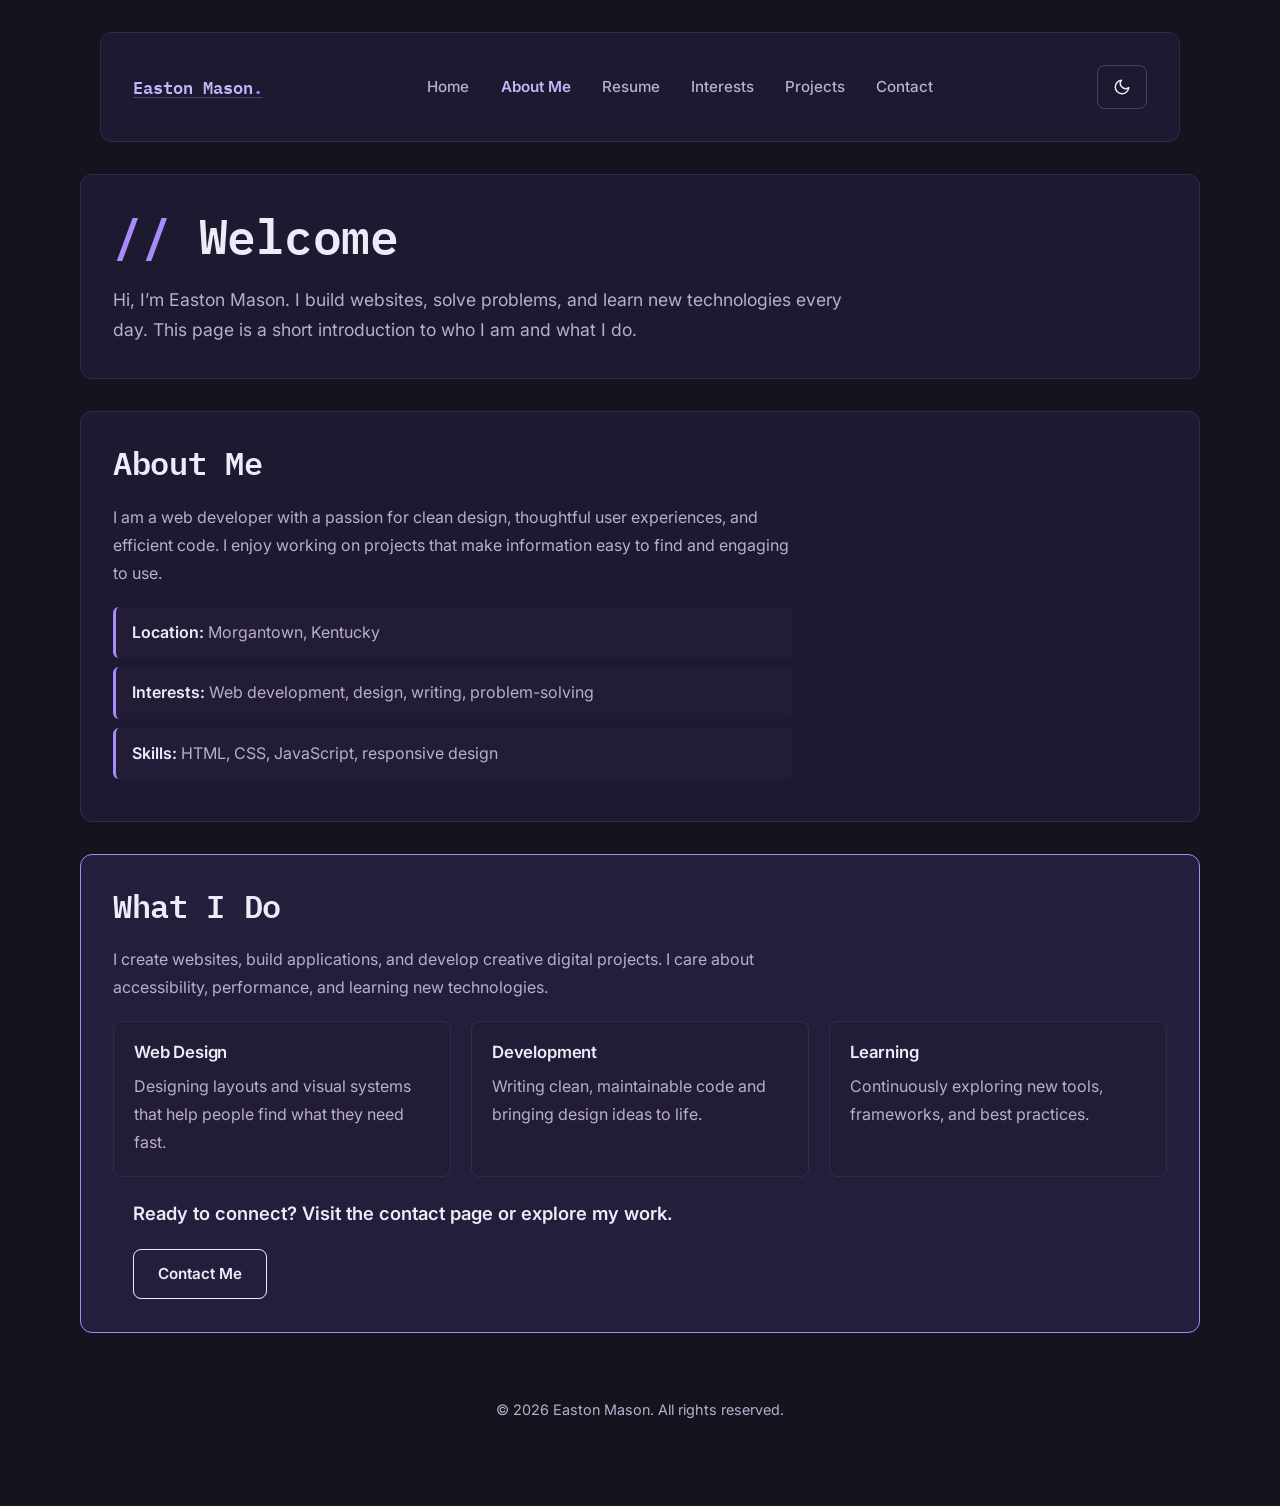
<file: about.html>
<!DOCTYPE html>
<html lang="en">
    <head>
        <meta charset="UTF-8">
        <meta name="viewport" content="width=device-width, initial-scale=1.0">
        <title>About Me | Easton Mason</title>
        <link rel="icon" type="image/png" href="images/otterLogo.png">
        <script>
            (function () {
                try {
                    var stored = localStorage.getItem('theme');
                    if (stored === 'light' || stored === 'dark') {
                        document.documentElement.setAttribute('data-theme', stored);
                    }
                } catch (e) {}
            })();
        </script>
        <link rel="stylesheet" href="styles.css">
    </head>



    <body>
        <a class="skip-link" href="#main-content">Skip to main content</a>
        <main id="main-content">
            <header>
                <nav class="card container nav-container" aria-label="Primary">
                    <a class="brand" href="index.html">Easton Mason<span aria-hidden="true">.</span></a>
                    <ul class="nav-links" id="primary-nav">
                        <li><a href="index.html">Home</a></li>
                        <li><a href="about.html" class="active" aria-current="page">About Me</a></li>
                        <li><a href="resume.html">Resume</a></li>
                        <li><a href="interests.html">Interests</a></li>
                        <li><a href="projects.html">Projects</a></li>
                        <li><a href="contact.html">Contact</a></li>
                    </ul>
                    <div class="nav-actions">
                        <!-- Theme Toggle -->
                        <button type="button" class="theme-toggle" aria-label="Switch to light theme">
                            <svg class="icon-moon" viewBox="0 0 24 24" fill="none" stroke="currentColor" stroke-width="2" stroke-linecap="round" stroke-linejoin="round" aria-hidden="true"><path d="M21 12.79A9 9 0 1 1 11.21 3 7 7 0 0 0 21 12.79z"></path></svg>
                            <svg class="icon-sun" viewBox="0 0 24 24" fill="none" stroke="currentColor" stroke-width="2" stroke-linecap="round" stroke-linejoin="round" aria-hidden="true"><circle cx="12" cy="12" r="5"></circle><line x1="12" y1="1" x2="12" y2="3"></line><line x1="12" y1="21" x2="12" y2="23"></line><line x1="4.22" y1="4.22" x2="5.64" y2="5.64"></line><line x1="18.36" y1="18.36" x2="19.78" y2="19.78"></line><line x1="1" y1="12" x2="3" y2="12"></line><line x1="21" y1="12" x2="23" y2="12"></line><line x1="4.22" y1="19.78" x2="5.64" y2="18.36"></line><line x1="18.36" y1="5.64" x2="19.78" y2="4.22"></line></svg>
                        </button>

                        <!-- Mobile Menu Toggle -->
                        <button
                            type="button"
                            class="mobile-toggle"
                            aria-expanded="false"
                            aria-controls="primary-nav"
                            aria-label="Open menu">
                            <svg class="icon-menu" viewBox="0 0 24 24" fill="none" stroke="currentColor" stroke-width="2" stroke-linecap="round" stroke-linejoin="round" aria-hidden="true"><line x1="4" x2="20" y1="12" y2="12"></line><line x1="4" x2="20" y1="6" y2="6"></line><line x1="4" x2="20" y1="18" y2="18"></line></svg>
                            <svg class="icon-close" viewBox="0 0 24 24" fill="none" stroke="currentColor" stroke-width="2" stroke-linecap="round" stroke-linejoin="round" aria-hidden="true"><path d="M18 6 6 18"></path><path d="m6 6 12 12"></path></svg>
                        </button>
                    </div>
                </nav>
            </header>

            <section class="intro">
                <h1 class="section-title">Welcome</h1>
                <p>Hi, I’m Easton Mason. I build websites, solve problems, and learn new technologies every day. This page is a short introduction to who I am and what I do.</p>
            </section>
            
            <section class="profile">
                <h2 class="section-title">About Me</h2>
                <p>I am a web developer with a passion for clean design, thoughtful user experiences, and efficient code. I enjoy working on projects that make information easy to find and engaging to use.</p>
                <ul class="profile-list">
                    <li><strong>Location:</strong> Morgantown, Kentucky</li>
                    <li><strong>Interests:</strong> Web development, design, writing, problem-solving</li>
                    <li><strong>Skills:</strong> HTML, CSS, JavaScript, responsive design</li>
                </ul>
            </section>

            <section class="focus">
                <h2 class="section-title">What I Do</h2>
                <p>I create websites, build applications, and develop creative digital projects. I care about accessibility, performance, and learning new technologies.</p>
                <div class="feature-grid">
                    <article>
                        <h3 class="section-subtitle">Web Design</h3>
                        <p>Designing layouts and visual systems that help people find what they need fast.</p>
                    </article>

                    <article>
                        <h3 class="section-subtitle">Development</h3>
                        <p>Writing clean, maintainable code and bringing design ideas to life.</p>
                    </article>

                    <article>
                        <h3 class="section-subtitle">Learning</h3>
                        <p>Continuously exploring new tools, frameworks, and best practices.</p>
                    </article>
                </div>
                <div class="container">
                    <p class="section-subtitle">Ready to connect? Visit the contact page or explore my work.</p>
                    <a href="contact.html" class="button">Contact Me</a>
                </div>
            </section>
            <footer class="site-footer">
                <p>&copy; 2026 Easton Mason. All rights reserved.</p>
            </footer>
            <script src="script.js"></script>
        </main>
    </body>
</html>
</file>
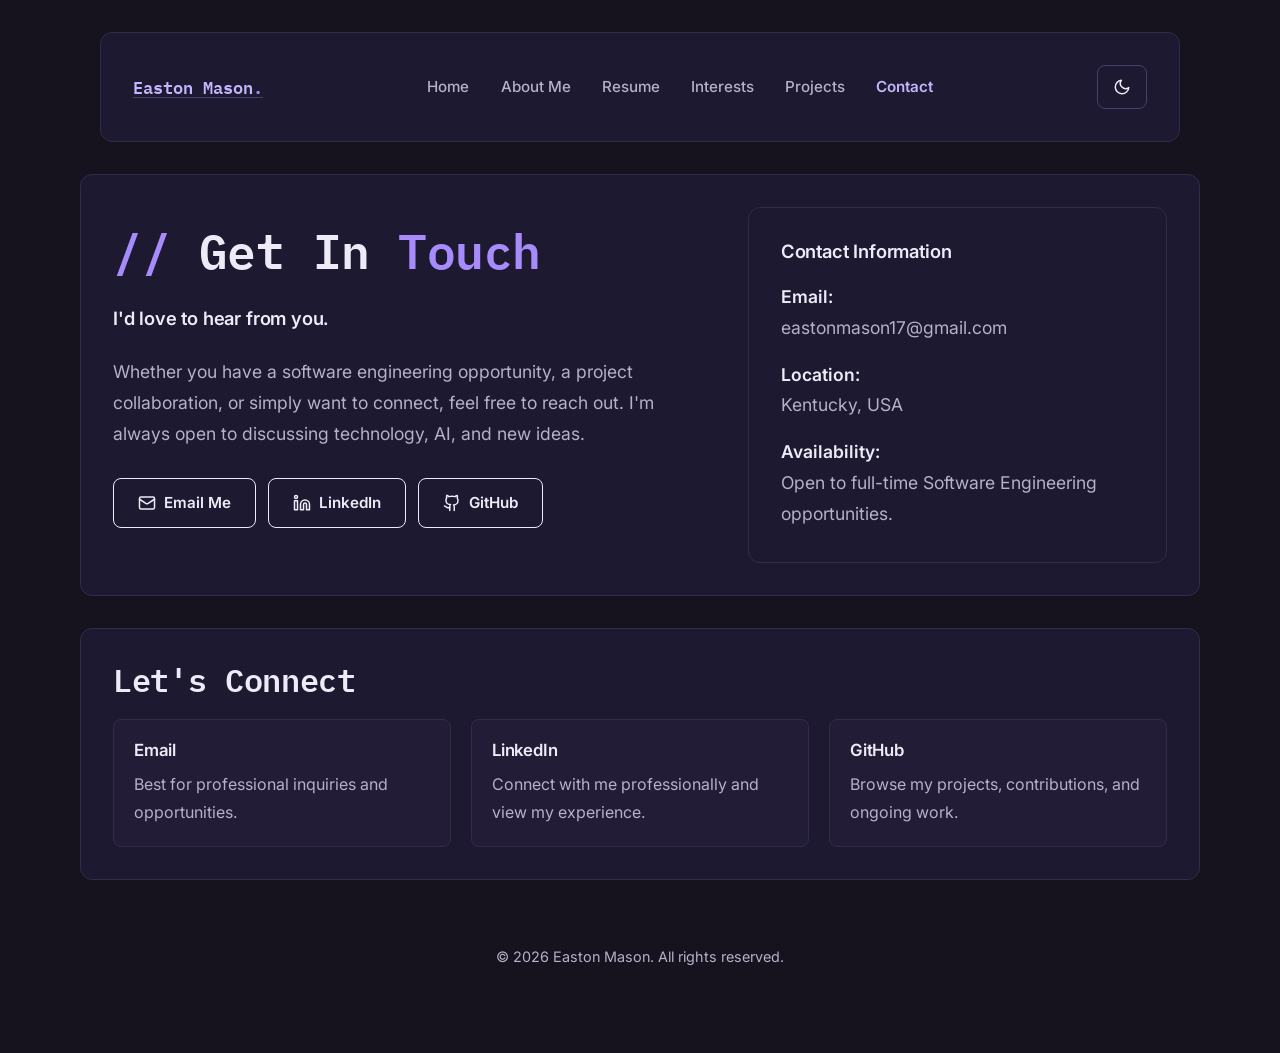
<file: contact.html>
<!DOCTYPE html>
<html lang="en">
    <head>
        <meta charset="UTF-8">
        <meta name="viewport" content="width=device-width, initial-scale=1.0">
        <title>Contact | Easton Mason</title>
        <link rel="icon" type="image/png" href="images/otterLogo.png">
        <script>
            (function () {
                try {
                    var stored = localStorage.getItem('theme');
                    if (stored === 'light' || stored === 'dark') {
                        document.documentElement.setAttribute('data-theme', stored);
                    }
                } catch (e) {}
            })();
        </script>
        <link rel="stylesheet" href="styles.css">
    </head>



    <body>
        <a class="skip-link" href="#main-content">Skip to main content</a>
        <main id="main-content">
            <header>
                <nav class="card container nav-container" aria-label="Primary">
                    <a class="brand" href="index.html">Easton Mason<span aria-hidden="true">.</span></a>
                    <ul class="nav-links" id="primary-nav">
                        <li><a href="index.html">Home</a></li>
                        <li><a href="about.html">About Me</a></li>
                        <li><a href="resume.html">Resume</a></li>
                        <li><a href="interests.html">Interests</a></li>
                        <li><a href="projects.html">Projects</a></li>
                        <li><a href="contact.html" class="active" aria-current="page">Contact</a></li>
                    </ul>
                    <div class="nav-actions">
                        <!-- Theme Toggle -->
                        <button type="button" class="theme-toggle" aria-label="Switch to light theme">
                            <svg class="icon-moon" viewBox="0 0 24 24" fill="none" stroke="currentColor" stroke-width="2" stroke-linecap="round" stroke-linejoin="round" aria-hidden="true"><path d="M21 12.79A9 9 0 1 1 11.21 3 7 7 0 0 0 21 12.79z"></path></svg>
                            <svg class="icon-sun" viewBox="0 0 24 24" fill="none" stroke="currentColor" stroke-width="2" stroke-linecap="round" stroke-linejoin="round" aria-hidden="true"><circle cx="12" cy="12" r="5"></circle><line x1="12" y1="1" x2="12" y2="3"></line><line x1="12" y1="21" x2="12" y2="23"></line><line x1="4.22" y1="4.22" x2="5.64" y2="5.64"></line><line x1="18.36" y1="18.36" x2="19.78" y2="19.78"></line><line x1="1" y1="12" x2="3" y2="12"></line><line x1="21" y1="12" x2="23" y2="12"></line><line x1="4.22" y1="19.78" x2="5.64" y2="18.36"></line><line x1="18.36" y1="5.64" x2="19.78" y2="4.22"></line></svg>
                        </button>

                        <!-- Mobile Menu Toggle -->
                        <button
                            type="button"
                            class="mobile-toggle"
                            aria-expanded="false"
                            aria-controls="primary-nav"
                            aria-label="Open menu">
                            <svg class="icon-menu" viewBox="0 0 24 24" fill="none" stroke="currentColor" stroke-width="2" stroke-linecap="round" stroke-linejoin="round" aria-hidden="true"><line x1="4" x2="20" y1="12" y2="12"></line><line x1="4" x2="20" y1="6" y2="6"></line><line x1="4" x2="20" y1="18" y2="18"></line></svg>
                            <svg class="icon-close" viewBox="0 0 24 24" fill="none" stroke="currentColor" stroke-width="2" stroke-linecap="round" stroke-linejoin="round" aria-hidden="true"><path d="M18 6 6 18"></path><path d="m6 6 12 12"></path></svg>
                        </button>
                    </div>

                </nav>
            </header>

            <section class="intro">
                <div class="hero-grid">
                    <div class="hero-content">
                        <h1 class="section-title">
                            Get In <span>Touch</span>
                        </h1>

                        <h2 class="section-subtitle">
                            I'd love to hear from you.
                        </h2>

                        <p>
                            Whether you have a software engineering opportunity,
                            a project collaboration, or simply want to connect,
                            feel free to reach out. I'm always open to discussing
                            technology, AI, and new ideas.
                        </p>

                        <div class="hero-buttons">
                            <a class="button" href="mailto:eastonmason17@gmail.com"><svg viewBox="0 0 24 24" fill="none" stroke="currentColor" stroke-width="2" stroke-linecap="round" stroke-linejoin="round" aria-hidden="true"><rect width="20" height="16" x="2" y="4" rx="2"></rect><path d="m22 7-8.97 5.7a1.94 1.94 0 0 1-2.06 0L2 7"></path></svg>Email Me</a>
                            <a class="button" href="https://www.linkedin.com/in/easton-mason/" target="_blank" rel="noopener noreferrer">
                                <svg viewBox="0 0 24 24" fill="none" stroke="currentColor" stroke-width="2" stroke-linecap="round" stroke-linejoin="round" aria-hidden="true"><path d="M16 8a6 6 0 0 1 6 6v7h-4v-7a2 2 0 0 0-2-2 2 2 0 0 0-2 2v7h-4v-7a6 6 0 0 1 6-6z"></path><rect width="4" height="12" x="2" y="9"></rect><circle cx="4" cy="4" r="2"></circle></svg>
                                LinkedIn
                                 <span class="visually-hidden">(opens in a new tab)</span>
                            </a>
                            <a class="button" href="https://github.com/masone3" target="_blank" rel="noopener noreferrer">
                                <svg viewBox="0 0 24 24" fill="none" stroke="currentColor" stroke-width="2" stroke-linecap="round" stroke-linejoin="round" aria-hidden="true"><path d="M15 22v-4a4.8 4.8 0 0 0-1-3.5c3 0 6-2 6-5.5.08-1.25-.27-2.48-1-3.5.28-1.15.28-2.35 0-3.5 0 0-1 0-3 1.5-2.64-.5-5.36-.5-8 0C6 1.5 5 1.5 5 1.5c-.3 1.15-.3 2.35 0 3.5A5.403 5.403 0 0 0 4 8.5C4 12 7 14 10 14a4.8 4.8 0 0 0-1 3.5V22"></path><path d="M9 18c-4.51 2-5-2-7-2"></path></svg>
                                GitHub
                                 <span class="visually-hidden">(opens in a new tab)</span>
                            </a>
                        </div>
                    </div>

                    <div class="card">
                        <h2 class="section-subtitle">Contact Information</h2>

                        <p><strong>Email:</strong><br>eastonmason17@gmail.com</p>

                        <p><strong>Location:</strong><br>Kentucky, USA</p>

                        <p><strong>Availability:</strong><br>
                            Open to full-time Software Engineering opportunities.
                        </p>
                    </div>
                </div>
            </section>

            <section>
                <h2 class="section-title">Let's Connect</h2>

                <div class="feature-grid">
                    <article>
                        <h3>Email</h3>
                        <p>Best for professional inquiries and opportunities.</p>
                    </article>

                    <article>
                        <h3>LinkedIn</h3>
                        <p>Connect with me professionally and view my experience.</p>
                    </article>

                    <article>
                        <h3>GitHub</h3>
                        <p>Browse my projects, contributions, and ongoing work.</p>
                    </article>
                </div>
            </section>

            <footer class="site-footer">
                <p>&copy; 2026 Easton Mason. All rights reserved.</p>
            </footer>
        <script src="script.js"></script>
        </main>
    </body>
</html>
</file>
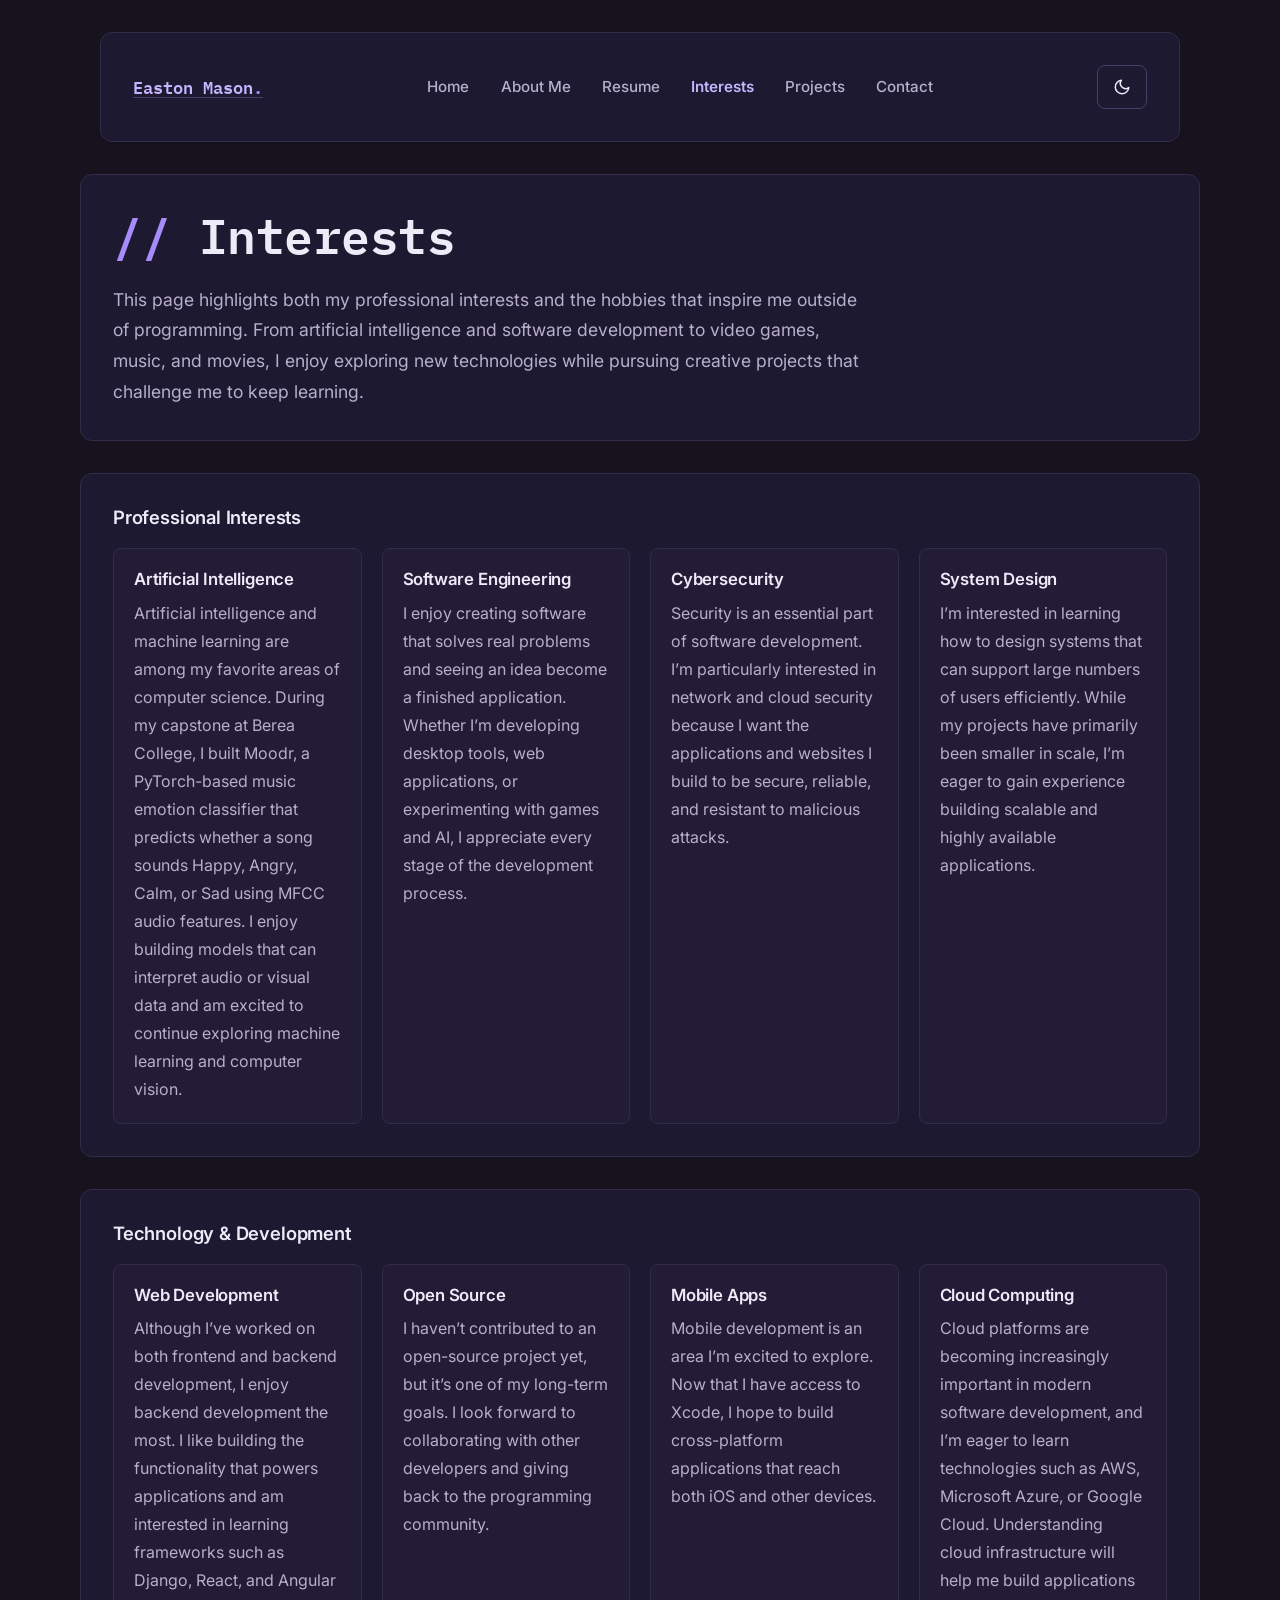
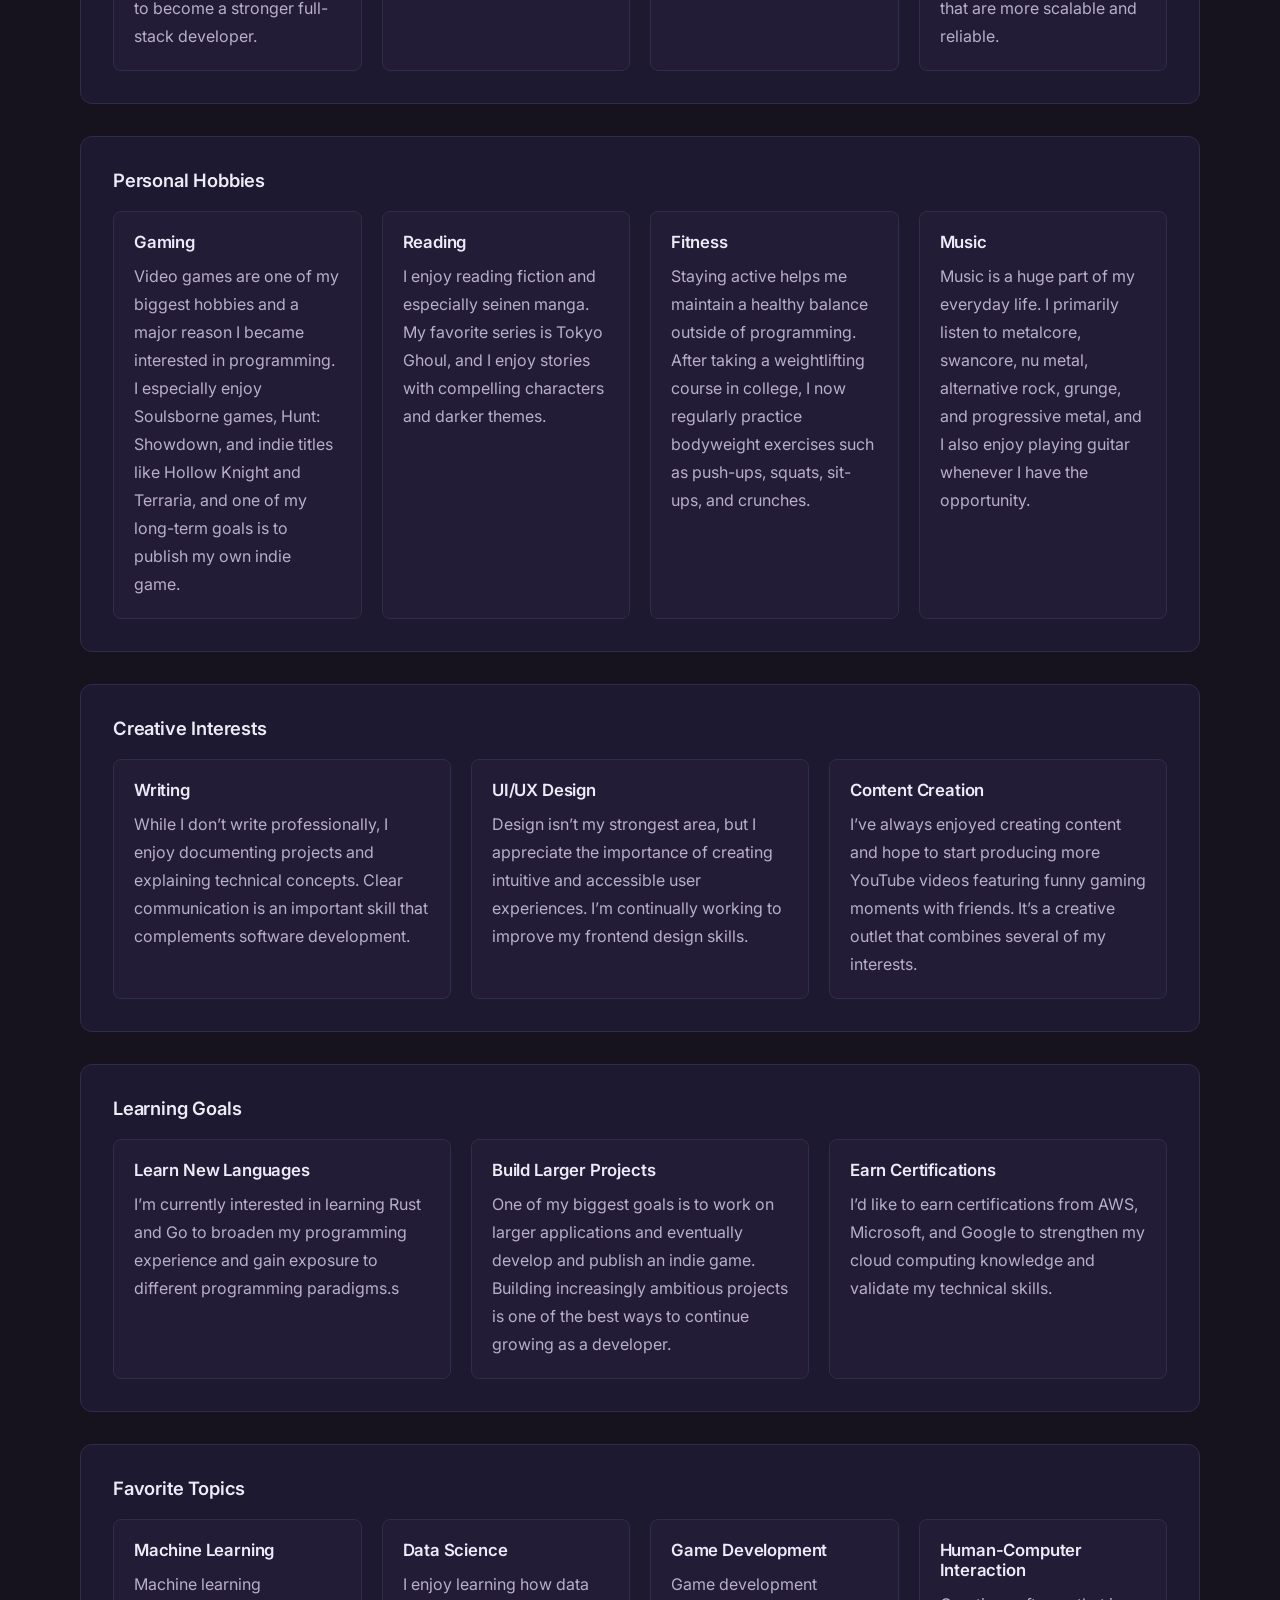
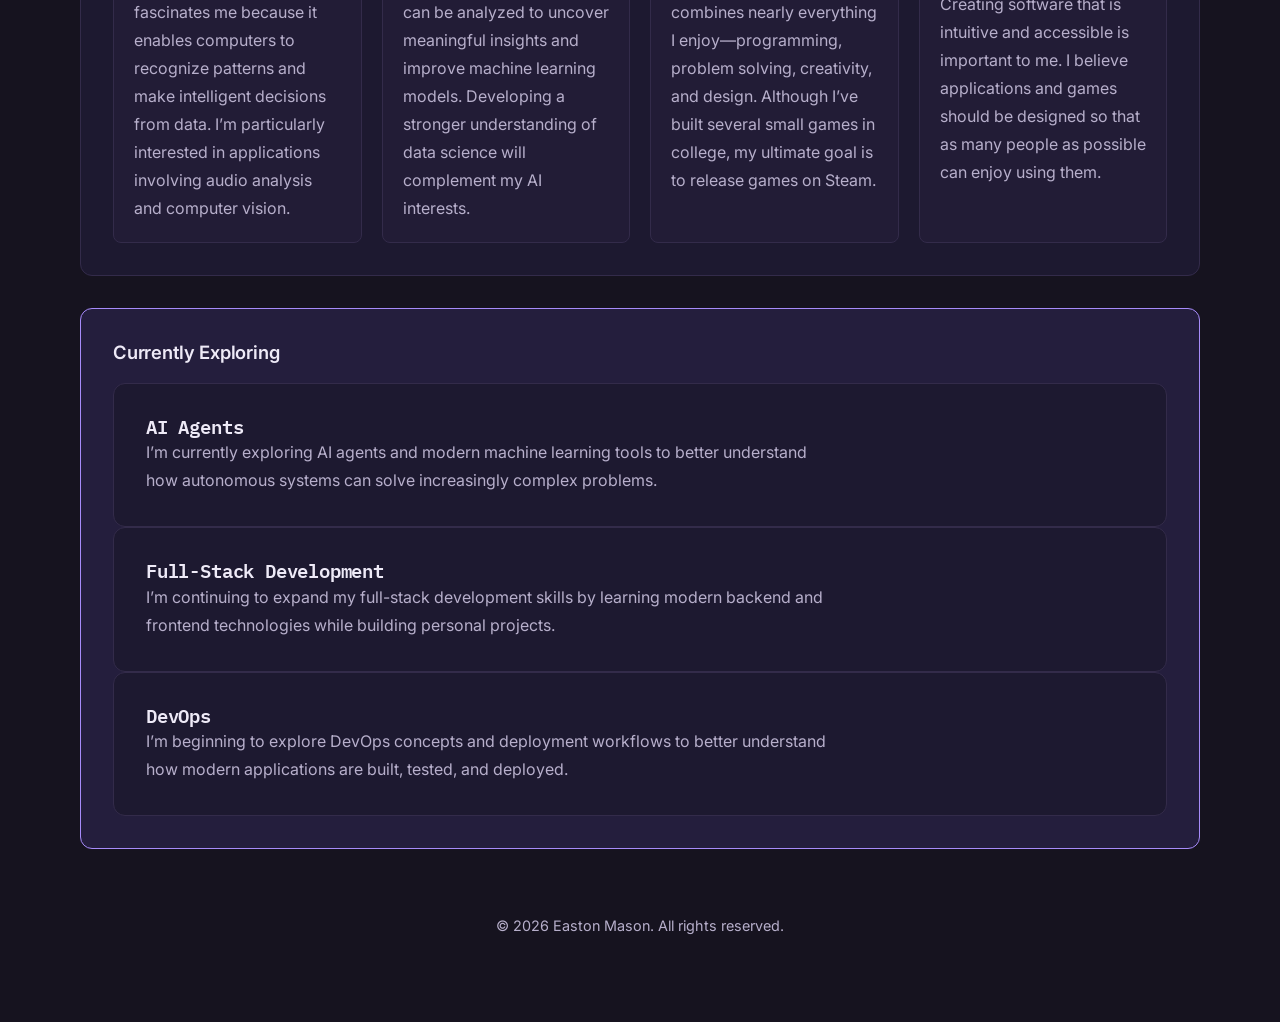
<file: interests.html>
<!DOCTYPE html>
<html lang="en">
    <head>
        <meta charset="UTF-8">
        <meta name="viewport" content="width=device-width, initial-scale=1.0">
        <title>Interests | Easton Mason</title>
        <link rel="icon" type="image/png" href="images/otterLogo.png">
        <script>
            (function () {
                try {
                    var stored = localStorage.getItem('theme');
                    if (stored === 'light' || stored === 'dark') {
                        document.documentElement.setAttribute('data-theme', stored);
                    }
                } catch (e) {}
            })();
        </script>
        <link rel="stylesheet" href="styles.css">
    </head>



    <body>
        <a class="skip-link" href="#main-content">Skip to main content</a>
        <main id="main-content">
            <header>
                <nav class="card container nav-container" aria-label="Primary">
                    <a class="brand" href="index.html">Easton Mason<span aria-hidden="true">.</span></a>
                    <ul class="nav-links" id="primary-nav">
                        <li><a href="index.html">Home</a></li>
                        <li><a href="about.html">About Me</a></li>
                        <li><a href="resume.html">Resume</a></li>
                        <li><a href="interests.html" class="active" aria-current="page">Interests</a></li>
                        <li><a href="projects.html">Projects</a></li>
                        <li><a href="contact.html">Contact</a></li>
                    </ul>
                    <div class="nav-actions">
                        <!-- Theme Toggle -->
                        <button type="button" class="theme-toggle" aria-label="Switch to light theme">
                            <svg class="icon-moon" viewBox="0 0 24 24" fill="none" stroke="currentColor" stroke-width="2" stroke-linecap="round" stroke-linejoin="round" aria-hidden="true"><path d="M21 12.79A9 9 0 1 1 11.21 3 7 7 0 0 0 21 12.79z"></path></svg>
                            <svg class="icon-sun" viewBox="0 0 24 24" fill="none" stroke="currentColor" stroke-width="2" stroke-linecap="round" stroke-linejoin="round" aria-hidden="true"><circle cx="12" cy="12" r="5"></circle><line x1="12" y1="1" x2="12" y2="3"></line><line x1="12" y1="21" x2="12" y2="23"></line><line x1="4.22" y1="4.22" x2="5.64" y2="5.64"></line><line x1="18.36" y1="18.36" x2="19.78" y2="19.78"></line><line x1="1" y1="12" x2="3" y2="12"></line><line x1="21" y1="12" x2="23" y2="12"></line><line x1="4.22" y1="19.78" x2="5.64" y2="18.36"></line><line x1="18.36" y1="5.64" x2="19.78" y2="4.22"></line></svg>
                        </button>

                        <!-- Mobile Menu Toggle -->
                        <button
                            type="button"
                            class="mobile-toggle"
                            aria-expanded="false"
                            aria-controls="primary-nav"
                            aria-label="Open menu">
                            <svg class="icon-menu" viewBox="0 0 24 24" fill="none" stroke="currentColor" stroke-width="2" stroke-linecap="round" stroke-linejoin="round" aria-hidden="true"><line x1="4" x2="20" y1="12" y2="12"></line><line x1="4" x2="20" y1="6" y2="6"></line><line x1="4" x2="20" y1="18" y2="18"></line></svg>
                            <svg class="icon-close" viewBox="0 0 24 24" fill="none" stroke="currentColor" stroke-width="2" stroke-linecap="round" stroke-linejoin="round" aria-hidden="true"><path d="M18 6 6 18"></path><path d="m6 6 12 12"></path></svg>
                        </button>
                    </div>

                </nav>
            </header>

            <section class="intro">
                <h1 class="section-title">Interests</h1>
                <p>This page highlights both my professional interests and the hobbies that inspire me outside of programming. From artificial intelligence and software development to video games, music, and movies, I enjoy exploring new technologies while pursuing creative projects that challenge me to keep learning.</p>
            </section>

            <section>
                <h2 class="section-subtitle">Professional Interests</h2>
                <div class="feature-grid">
                    <article class="card">
                        <h3>Artificial Intelligence</h3>
                        <p>Artificial intelligence and machine learning are among my favorite areas of computer science. During my capstone at Berea College, I built Moodr, a PyTorch-based music emotion classifier that predicts whether a song sounds Happy, Angry, Calm, or Sad using MFCC audio features. I enjoy building models that can interpret audio or visual data and am excited to continue exploring machine learning and computer vision.</p>
                    </article>
                    <article class="card">
                        <h3>Software Engineering</h3>
                        <p> I enjoy creating software that solves real problems and seeing an idea become a finished application. Whether I’m developing desktop tools, web applications, or experimenting with games and AI, I appreciate every stage of the development process.</p>
                    </article>
                    <article class="card">
                        <h3>Cybersecurity</h3>
                        <p>Security is an essential part of software development. I’m particularly interested in network and cloud security because I want the applications and websites I build to be secure, reliable, and resistant to malicious attacks.</p>
                    </article>
                    <article class="card">
                        <h3>System Design</h3>
                        <p>I’m interested in learning how to design systems that can support large numbers of users efficiently. While my projects have primarily been smaller in scale, I’m eager to gain experience building scalable and highly available applications.</p>
                    </article>
                </div>
            </section>

            <section>
                <h2 class="section-subtitle">Technology &amp; Development</h2>
                <div class="feature-grid">
                    <article class="card">
                        <h3>Web Development</h3>
                        <p>Although I’ve worked on both frontend and backend development, I enjoy backend development the most. I like building the functionality that powers applications and am interested in learning frameworks such as Django, React, and Angular to become a stronger full-stack developer.</p>
                    </article>
                    <article class="card">
                        <h3>Open Source</h3>
                        <p>I haven’t contributed to an open-source project yet, but it’s one of my long-term goals. I look forward to collaborating with other developers and giving back to the programming community.</p>
                    </article>
                    <article class="card">
                        <h3>Mobile Apps</h3>
                        <p>Mobile development is an area I’m excited to explore. Now that I have access to Xcode, I hope to build cross-platform applications that reach both iOS and other devices.</p>
                    </article>
                    <article class="card">
                        <h3>Cloud Computing</h3>
                        <p>Cloud platforms are becoming increasingly important in modern software development, and I’m eager to learn technologies such as AWS, Microsoft Azure, or Google Cloud. Understanding cloud infrastructure will help me build applications that are more scalable and reliable.</p>
                    </article>
                </div>
            </section>

            <section>
                <h2 class="section-subtitle">Personal Hobbies</h2>
                <div class="feature-grid">
                    <article class="card">
                        <h3>Gaming</h3>
                        <p>Video games are one of my biggest hobbies and a major reason I became interested in programming. I especially enjoy Soulsborne games, Hunt: Showdown, and indie titles like Hollow Knight and Terraria, and one of my long-term goals is to publish my own indie game.</p>
                    </article>
                    <article class="card">
                        <h3>Reading</h3>
                        <p>I enjoy reading fiction and especially seinen manga. My favorite series is Tokyo Ghoul, and I enjoy stories with compelling characters and darker themes.</p>
                    </article>
                    <article class="card">
                        <h3>Fitness</h3>
                        <p>Staying active helps me maintain a healthy balance outside of programming. After taking a weightlifting course in college, I now regularly practice bodyweight exercises such as push-ups, squats, sit-ups, and crunches.</p>
                    </article>
                    <article class="card">
                        <h3>Music</h3>
                        <p>Music is a huge part of my everyday life. I primarily listen to metalcore, swancore, nu metal, alternative rock, grunge, and progressive metal, and I also enjoy playing guitar whenever I have the opportunity.</p>
                    </article>
                </div>
            </section>

            <section>
                <h2 class="section-subtitle">Creative Interests</h2>
                <div class="feature-grid">
                    <article class="card">
                        <h3>Writing</h3>
                        <p>While I don’t write professionally, I enjoy documenting projects and explaining technical concepts. Clear communication is an important skill that complements software development.</p>
                    </article>
                    <article class="card">
                        <h3>UI/UX Design</h3>
                        <p>Design isn’t my strongest area, but I appreciate the importance of creating intuitive and accessible user experiences. I’m continually working to improve my frontend design skills.</p>
                    </article>
                    <article class="card">
                        <h3>Content Creation</h3>
                        <p>I’ve always enjoyed creating content and hope to start producing more YouTube videos featuring funny gaming moments with friends. It’s a creative outlet that combines several of my interests.</p>
                    </article>
                </div>
            </section>

            <section>
                <h2 class="section-subtitle">Learning Goals</h2>
                <div class="feature-grid">
                    <article class="card">
                        <h3>Learn New Languages</h3>
                        <p>I’m currently interested in learning Rust and Go to broaden my programming experience and gain exposure to different programming paradigms.s</p>
                    </article>
                    <article class="card">
                        <h3>Build Larger Projects</h3>
                        <p>One of my biggest goals is to work on larger applications and eventually develop and publish an indie game. Building increasingly ambitious projects is one of the best ways to continue growing as a developer.</p>
                    </article>
                    <article class="card">
                        <h3>Earn Certifications</h3>
                        <p>I’d like to earn certifications from AWS, Microsoft, and Google to strengthen my cloud computing knowledge and validate my technical skills.</p>
                    </article>
                </div>
            </section>

            <section>
                <h2 class="section-subtitle">Favorite Topics</h2>
                <div class="feature-grid">
                    <article class="card">
                        <h3>Machine Learning</h3>
                        <p>Machine learning fascinates me because it enables computers to recognize patterns and make intelligent decisions from data. I’m particularly interested in applications involving audio analysis and computer vision.</p>
                    </article>
                    <article class="card">
                        <h3>Data Science</h3>
                        <p>I enjoy learning how data can be analyzed to uncover meaningful insights and improve machine learning models. Developing a stronger understanding of data science will complement my AI interests.</p>
                    </article>
                    <article class="card">
                        <h3>Game Development</h3>
                        <p>Game development combines nearly everything I enjoy—programming, problem solving, creativity, and design. Although I’ve built several small games in college, my ultimate goal is to release games on Steam.</p>
                    </article>
                    <article class="card">
                        <h3>Human-Computer Interaction</h3>
                        <p>Creating software that is intuitive and accessible is important to me. I believe applications and games should be designed so that as many people as possible can enjoy using them.</p>
                    </article>
                </div>
            </section>

            <section class="focus">
                <h2 class="section-subtitle">Currently Exploring</h2>
                <article class="card">
                    <h3>AI Agents</h3>
                    <p>I’m currently exploring AI agents and modern machine learning tools to better understand how autonomous systems can solve increasingly complex problems.</p>
                </article>
                <article class="card">
                    <h3>Full-Stack Development</h3>
                    <p>I’m continuing to expand my full-stack development skills by learning modern backend and frontend technologies while building personal projects.</p>
                </article>
                <article class="card">
                    <h3>DevOps</h3>
                    <p>I’m beginning to explore DevOps concepts and deployment workflows to better understand how modern applications are built, tested, and deployed.</p>
                </article>
            </section>

            <footer class="site-footer">
                <p>&copy; 2026 Easton Mason. All rights reserved.</p>
            </footer>
            <script src="script.js"></script>
        </main>
    </body>
</html>
</file>
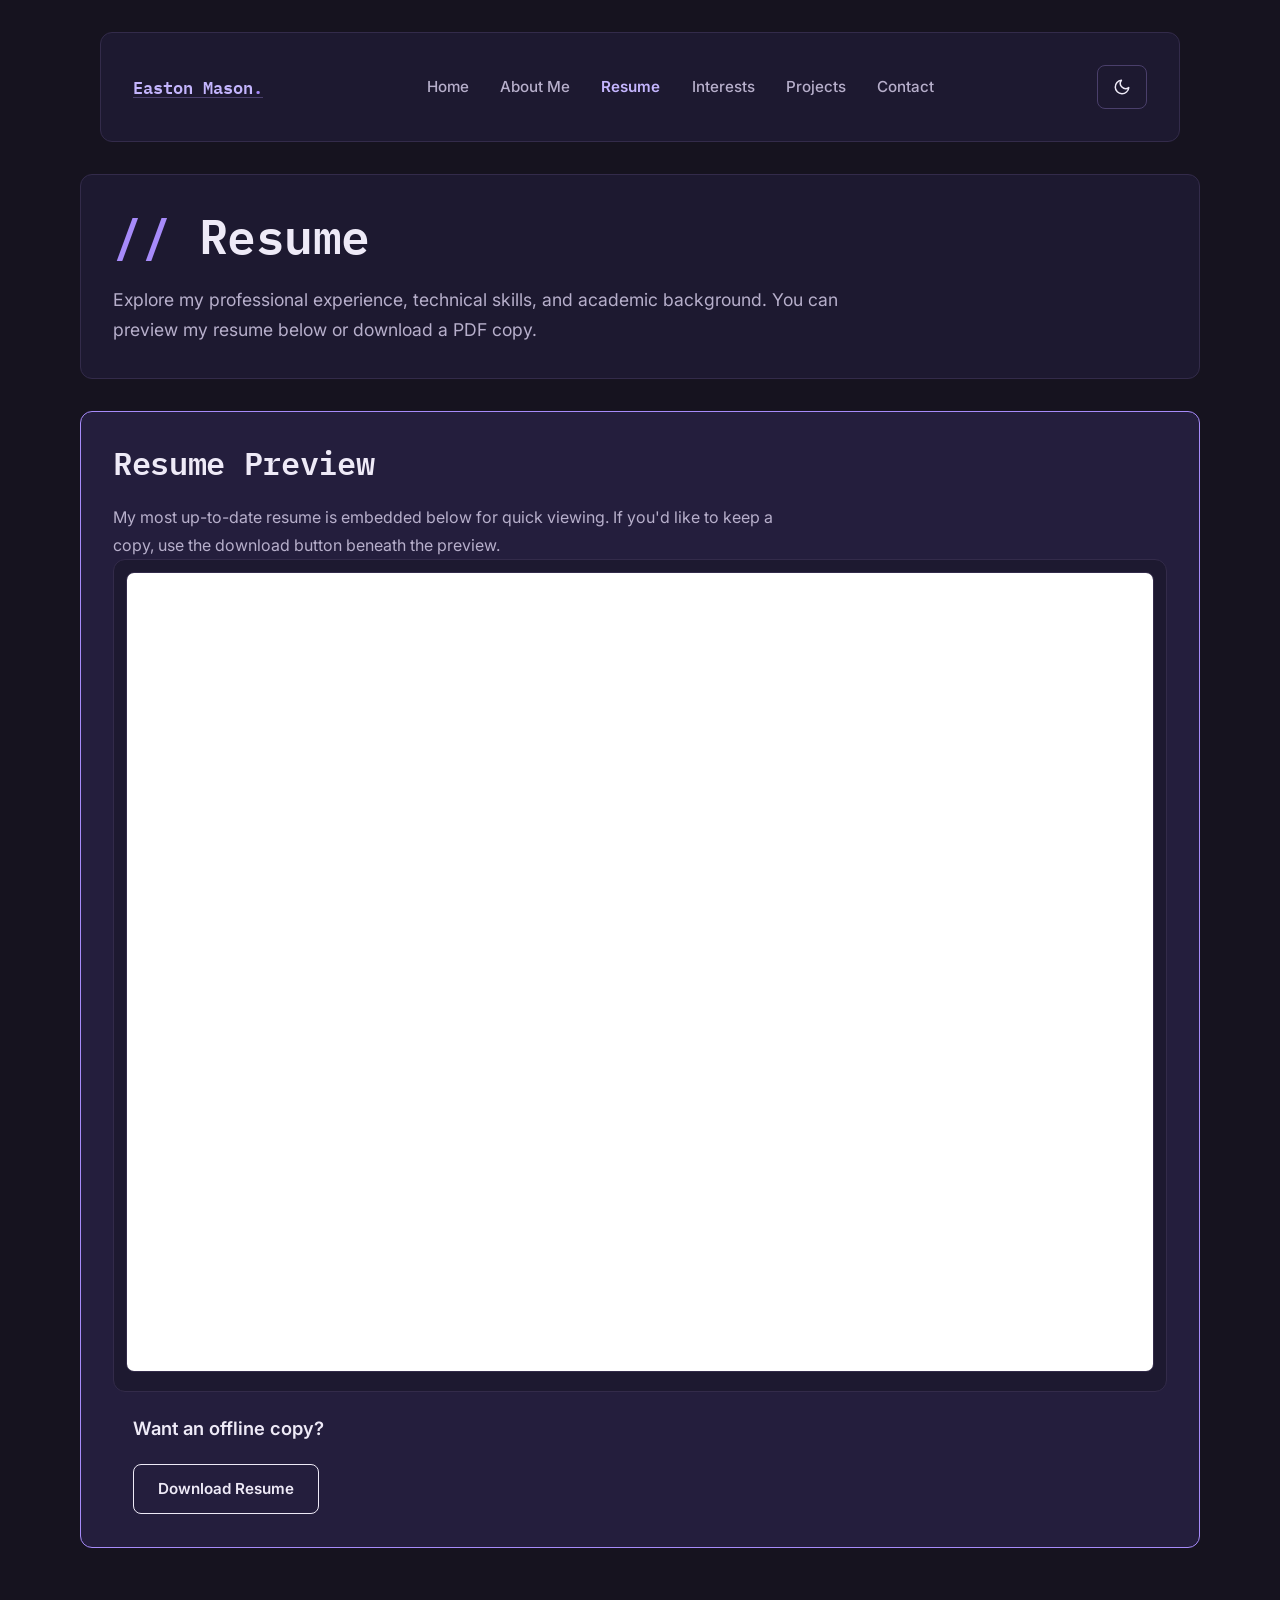
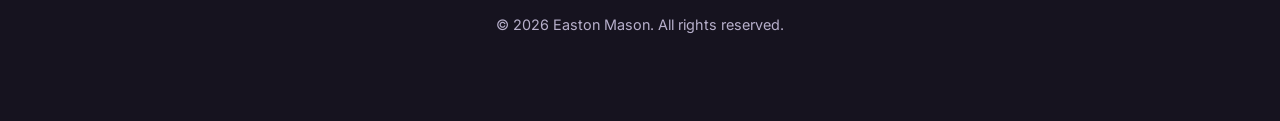
<file: resume.html>
<!DOCTYPE html>
<html lang="en">
    <head>
        <meta charset="UTF-8">
        <meta name="viewport" content="width=device-width, initial-scale=1.0">
        <title>Resume | Easton Mason</title>
        <link rel="icon" type="image/png" href="images/otterLogo.png">
        <script>
            (function () {
                try {
                    var stored = localStorage.getItem('theme');
                    if (stored === 'light' || stored === 'dark') {
                        document.documentElement.setAttribute('data-theme', stored);
                    }
                } catch (e) {}
            })();
        </script>
        <link rel="stylesheet" href="styles.css">
    </head>



    <body>
        <a class="skip-link" href="#main-content">Skip to main content</a>
        <main id="main-content">
            <header>
                <nav class="card container nav-container" aria-label="Primary">
                    <a class="brand" href="index.html">Easton Mason<span aria-hidden="true">.</span></a>
                    <ul class="nav-links" id="primary-nav">
                        <li><a href="index.html">Home</a></li>
                        <li><a href="about.html">About Me</a></li>
                        <li><a href="resume.html" class="active" aria-current="page">Resume</a></li>
                        <li><a href="interests.html">Interests</a></li>
                        <li><a href="projects.html">Projects</a></li>
                        <li><a href="contact.html">Contact</a></li>
                    </ul>
                    <div class="nav-actions">
                        <!-- Theme Toggle -->
                        <button type="button" class="theme-toggle" aria-label="Switch to light theme">
                            <svg class="icon-moon" viewBox="0 0 24 24" fill="none" stroke="currentColor" stroke-width="2" stroke-linecap="round" stroke-linejoin="round" aria-hidden="true"><path d="M21 12.79A9 9 0 1 1 11.21 3 7 7 0 0 0 21 12.79z"></path></svg>
                            <svg class="icon-sun" viewBox="0 0 24 24" fill="none" stroke="currentColor" stroke-width="2" stroke-linecap="round" stroke-linejoin="round" aria-hidden="true"><circle cx="12" cy="12" r="5"></circle><line x1="12" y1="1" x2="12" y2="3"></line><line x1="12" y1="21" x2="12" y2="23"></line><line x1="4.22" y1="4.22" x2="5.64" y2="5.64"></line><line x1="18.36" y1="18.36" x2="19.78" y2="19.78"></line><line x1="1" y1="12" x2="3" y2="12"></line><line x1="21" y1="12" x2="23" y2="12"></line><line x1="4.22" y1="19.78" x2="5.64" y2="18.36"></line><line x1="18.36" y1="5.64" x2="19.78" y2="4.22"></line></svg>
                        </button>

                        <!-- Mobile Menu Toggle -->
                        <button
                            type="button"
                            class="mobile-toggle"
                            aria-expanded="false"
                            aria-controls="primary-nav"
                            aria-label="Open menu">
                            <svg class="icon-menu" viewBox="0 0 24 24" fill="none" stroke="currentColor" stroke-width="2" stroke-linecap="round" stroke-linejoin="round" aria-hidden="true"><line x1="4" x2="20" y1="12" y2="12"></line><line x1="4" x2="20" y1="6" y2="6"></line><line x1="4" x2="20" y1="18" y2="18"></line></svg>
                            <svg class="icon-close" viewBox="0 0 24 24" fill="none" stroke="currentColor" stroke-width="2" stroke-linecap="round" stroke-linejoin="round" aria-hidden="true"><path d="M18 6 6 18"></path><path d="m6 6 12 12"></path></svg>
                        </button>
                    </div>

                </nav>
            </header>

            <section class="intro">
                <h1 class="section-title">Resume</h1>
                <p>Explore my professional experience, technical skills, and academic background. You can preview my resume below or download a PDF copy.</p>
            </section>

            <section class="focus">
                <h2 class="section-title">Resume Preview</h2>
                <p>My most up-to-date resume is embedded below for quick viewing. If you'd like to keep a copy, use the download button beneath the preview.</p>

                <div class="resume-frame card">
                    <iframe
                        src="https://docs.google.com/document/d/1eabdyUMzNkPJgt8Aj98AjtBfW2L8JvQRxZ_mzW_78Dg/edit?usp=sharingpreview"
                        title="Easton Mason Resume"
                        frameborder="0"
                        width="100%"
                        height="800">
                    </iframe>
                </div>

                <div class="container">
                    <p class="section-subtitle">Want an offline copy?</p>
                    <a href="resume.pdf" class="button" download>Download Resume</a>
                </div>
            </section>

            <footer class="container">
                <p>&copy; 2026 Easton Mason. All rights reserved.</p>
            </footer>

            <script src="script.js"></script>
        </main>
    </body>
</html>
</file>
<file: styles.css>
/* =========================================================
   Easton Mason — Portfolio
   Clean, minimal, developer-flavored design system.
   Signature: monospace "code comment" eyebrows + wordmark,
   used sparingly against a quiet, legible layout.
   ========================================================= */

@import url("https://fonts.googleapis.com/css2?family=IBM+Plex+Mono:wght@500;600;700&family=Inter:wght@400;500;600;700&display=swap");

/* ---------------------------------------------------------
   1. Design tokens
   --------------------------------------------------------- */
:root {
  /* Color — Amethyst Night (default) */
  --bg: #16131f;
  --bg-raised: #1d1930;
  --bg-muted: #221c36;
  --ink: #eeeaf7;
  --ink-soft: #b7afcb;
  --line: #332b4a;
  --line-strong: #4a3f6b;
  --accent: #a78bfa;
  --accent-strong: #c4b5fd;
  --accent-soft: #241e3d;
  --on-accent: #16131f;
  --focus-ring: var(--accent);
  color-scheme: dark;

  /* Type */
  --font-display: "IBM Plex Mono", ui-monospace, "SFMono-Regular", Menlo, monospace;
  --font-body: "Inter", system-ui, -apple-system, "Segoe UI", sans-serif;

  /* Spacing scale */
  --space-1: 0.5rem;
  --space-2: 0.75rem;
  --space-3: 1.25rem;
  --space-4: 2rem;
  --space-5: 3rem;
  --space-6: 4.5rem;

  /* Layout */
  --content-width: 1120px;
  --measure: 68ch;
  --radius: 12px;
  --radius-sm: 8px;
}

/* Light mode — "Violet ink", same purple family as Amethyst Night,
   just flipped light. Activated by [data-theme="light"] on <html>,
   set by script.js and persisted in localStorage. */
:root[data-theme="light"] {
  --bg: #faf9fc;
  --bg-raised: #ffffff;
  --bg-muted: #f1eef8;
  --ink: #17151f;
  --ink-soft: #514d5e;
  --line: #e4e0ed;
  --line-strong: #ccc5de;
  --accent: #5b3fa6;
  --accent-strong: #432e7d;
  --accent-soft: #ede7f9;
  --on-accent: #ffffff;
  --focus-ring: var(--accent);
  color-scheme: light;
}

/* ---------------------------------------------------------
   2. Reset
   --------------------------------------------------------- */
*,
*::before,
*::after {
  box-sizing: border-box;
  margin: 0;
  padding: 0;
}

html {
  -webkit-text-size-adjust: 100%;
}

html,
body {
  min-height: 100%;
  width: 100%;
}

body {
  font-family: var(--font-body);
  font-size: 1rem;
  color: var(--ink);
  background: var(--bg);
  line-height: 1.6;
  overflow-x: hidden;
  transition: background-color 0.2s ease, color 0.2s ease;
}

img {
  max-width: 100%;
  display: block;
}

ul {
  list-style: none;
}

a {
  color: inherit;
}

/* ---------------------------------------------------------
   3. Accessibility base
   --------------------------------------------------------- */

/* Visible, high-contrast focus ring everywhere — never remove
   focus outlines without replacing them. */
:focus {
  outline: none;
}

:focus-visible {
  outline: 3px solid var(--focus-ring);
  outline-offset: 3px;
  border-radius: 4px;
}

.skip-link {
  position: absolute;
  top: -999px;
  left: 1rem;
  z-index: 1000;
  background: var(--ink);
  color: var(--bg);
  padding: 0.85rem 1.25rem;
  border-radius: var(--radius-sm);
  font-family: var(--font-display);
  font-weight: 600;
  text-decoration: none;
}

.skip-link:focus {
  top: 1rem;
}

.visually-hidden {
  position: absolute;
  width: 1px;
  height: 1px;
  padding: 0;
  margin: -1px;
  overflow: hidden;
  clip: rect(0, 0, 0, 0);
  white-space: nowrap;
  border: 0;
}

/* Respect reduced-motion preferences site-wide */
@media (prefers-reduced-motion: reduce) {
  *,
  *::before,
  *::after {
    animation-duration: 0.001ms !important;
    animation-iteration-count: 1 !important;
    transition-duration: 0.001ms !important;
    scroll-behavior: auto !important;
  }
}

/* ---------------------------------------------------------
   4. Typography
   --------------------------------------------------------- */
h1,
h2,
h3,
h4 {
  font-family: var(--font-display);
  font-weight: 600;
  color: var(--ink);
  line-height: 1.2;
  letter-spacing: -0.01em;
}

p {
  color: var(--ink-soft);
  line-height: 1.75;
  max-width: var(--measure);
}

p + p {
  margin-top: 1rem;
}

strong {
  color: var(--ink);
  font-weight: 600;
}

/* Section eyebrow + title pairing — the site's signature motif */
.section-title {
  font-size: clamp(1.5rem, 1.3rem + 0.9vw, 2rem);
  margin-bottom: var(--space-3);
  text-align: left;
}

/* The "// " comment mark is the page's single signature flourish —
   reserved for the one main heading per page, not repeated on every
   section title. */
h1.section-title::before {
  content: "// ";
  color: var(--accent);
}

.section-subtitle {
  font-family: var(--font-body);
  font-weight: 600;
  font-size: 1.15rem;
  color: var(--ink);
  margin-bottom: var(--space-3);
  text-align: left;
}

/* ---------------------------------------------------------
   5. Layout primitives
   --------------------------------------------------------- */
main,
section {
  position: relative;
}

.container {
  width: min(100%, calc(100% - 2.5rem));
  margin: 0 auto;
}

main {
  width: min(var(--content-width), calc(100% - 2.5rem));
  margin: var(--space-4) auto var(--space-6);
}

main section {
  background: var(--bg-raised);
  border: 1px solid var(--line);
  border-radius: var(--radius);
  padding: var(--space-4);
  margin-bottom: var(--space-4);
}

main section p {
  max-width: var(--measure);
}

.content {
  display: flex;
  flex-direction: column;
  gap: 1.25rem;
}

/* ---------------------------------------------------------
   6. Header / navigation
   --------------------------------------------------------- */
header {
  margin-bottom: var(--space-4);
}

.nav-container {
  display: flex;
  align-items: center;
  justify-content: space-between;
  gap: var(--space-3);
  flex-wrap: wrap;
  padding: 1rem 1.5rem;
}

.brand {
  font-family: var(--font-display);
  font-weight: 600;
  font-size: 1.05rem;
  color: var(--ink);
  text-decoration: none;
  white-space: nowrap;
}

.brand span {
  color: var(--accent);
}

.nav-links {
  display: flex;
  align-items: center;
  flex-wrap: wrap;
  gap: 0.25rem;
  margin: 0;
}

.nav-actions {
  display: flex;
  align-items: center;
  gap: 0.5rem;
  flex-shrink: 0;
}

.nav-links li a {
  display: inline-flex;
  align-items: center;
  min-height: 44px;
  padding: 0.5rem 0.85rem;
  border-radius: var(--radius-sm);
  color: var(--ink-soft);
  text-decoration: none;
  font-weight: 500;
  font-size: 0.95rem;
  transition: color 0.15s ease, background-color 0.15s ease;
}

.nav-links li a:hover {
  color: var(--accent-strong);
  background: var(--accent-soft);
}

.nav-links a.active {
  color: var(--accent-strong);
  font-weight: 600;
}

/* Mobile menu toggle button */
.mobile-toggle {
  display: none;
  align-items: center;
  justify-content: center;
  width: 44px;
  height: 44px;
  border: 1px solid var(--line-strong);
  border-radius: var(--radius-sm);
  background: transparent;
  color: var(--ink);
  cursor: pointer;
  appearance: none;
  -webkit-appearance: none;
}

.mobile-toggle svg {
  width: 20px;
  height: 20px;
  min-width: 20px;
  flex-shrink: 0;
  display: block;
  forced-color-adjust: none;
}

.mobile-toggle:hover {
  background: transparent;
  border-color: var(--accent);
  color: var(--accent);
}

.mobile-toggle .icon-close {
  display: none;
}

.mobile-toggle[aria-expanded="true"] .icon-menu {
  display: none;
}

.mobile-toggle[aria-expanded="true"] .icon-close {
  display: block;
}

/* Light/dark theme toggle */
.theme-toggle {
  display: flex;
  align-items: center;
  justify-content: center;
  width: 44px;
  height: 44px;
  flex-shrink: 0;
  border: 1px solid var(--line-strong);
  border-radius: var(--radius-sm);
  background: transparent;
  color: var(--ink);
  cursor: pointer;
  appearance: none;
  -webkit-appearance: none;
}

.theme-toggle:hover {
  background: transparent;
  border-color: var(--accent);
  color: var(--accent);
}

.theme-toggle svg {
  width: 18px;
  height: 18px;
  min-width: 18px;
  flex-shrink: 0;
  display: block;
  forced-color-adjust: none;
}

.theme-toggle .icon-moon {
  display: block;
}

.theme-toggle .icon-sun {
  display: none;
}

:root[data-theme="light"] .theme-toggle .icon-moon {
  display: none;
}

:root[data-theme="light"] .theme-toggle .icon-sun {
  display: block;
}

/* ---------------------------------------------------------
   7. Buttons
   --------------------------------------------------------- */
a.button,
button {
  display: inline-flex;
  align-items: center;
  justify-content: center;
  gap: 0.5rem;
  min-height: 44px;
  padding: 0.75rem 1.5rem;
  border-radius: var(--radius-sm);
  border: 1.5px solid var(--ink);
  background: transparent;
  color: var(--ink);
  font-family: var(--font-body);
  font-weight: 600;
  font-size: 0.95rem;
  text-decoration: none;
  cursor: pointer;
  transition: background-color 0.15s ease, border-color 0.15s ease, color 0.15s ease, transform 0.15s ease;
}

a.button svg {
  width: 18px;
  height: 18px;
  min-width: 18px;
  flex-shrink: 0;
  display: block;
}

a.button:hover,
button:hover {
  background: var(--accent);
  border-color: var(--accent);
  color: var(--on-accent);
  transform: translateY(-1px);
}

a.button:active,
button:active {
  transform: translateY(0);
}

/* Links inside body copy */
a:not(.button) {
  color: var(--accent-strong);
  text-decoration: underline;
  text-underline-offset: 0.15em;
  text-decoration-color: var(--line-strong);
}

a:not(.button):hover {
  text-decoration-color: currentColor;
}

/* ---------------------------------------------------------
   8. Hero
   --------------------------------------------------------- */
.intro {
  text-align: left;
  background: var(--bg-raised);
}

.intro .section-title,
.intro h1 {
  text-align: left;
  font-size: clamp(2rem, 1.6rem + 2vw, 3rem);
}

.intro h1 span {
  color: var(--accent);
}

.intro p {
  font-size: 1.1rem;
  text-align: left;
  margin-left: 0;
}

.hero-grid {
  display: grid;
  grid-template-columns: 1.4fr 1fr;
  gap: var(--space-5);
  align-items: center;
}

.hero-content {
  display: flex;
  flex-direction: column;
  align-items: flex-start;
  gap: 0.5rem;
}

.hero-buttons {
  display: flex;
  flex-wrap: wrap;
  gap: 0.75rem;
  margin: var(--space-3) 0;
}

.hero-avatar {
  display: flex;
  justify-content: center;
  align-items: center;
  padding: var(--space-3);
  background: var(--bg-muted);
}

.hero-avatar-image {
  width: 100%;
  max-width: 320px;
  height: auto;
  border-radius: var(--radius-sm);
}

/* ---------------------------------------------------------
   9. Cards & feature grid
   --------------------------------------------------------- */
.card {
  background: var(--bg-raised);
  border: 1px solid var(--line);
  border-radius: var(--radius);
  padding: var(--space-4);
}

.feature-grid {
  display: grid;
  grid-template-columns: repeat(auto-fit, minmax(240px, 1fr));
  gap: var(--space-3);
  margin-top: var(--space-3);
}

.feature-grid article {
  background: var(--bg-muted);
  border: 1px solid var(--line);
  border-radius: var(--radius-sm);
  padding: var(--space-3);
  transition: border-color 0.15s ease, transform 0.15s ease;
}

.feature-grid article:hover {
  border-color: var(--accent);
  transform: translateY(-2px);
}

.feature-grid article h3 {
  font-family: var(--font-body);
  font-size: 1.05rem;
  color: var(--ink);
  margin-bottom: 0.6rem;
}

.feature-grid article h4 {
  font-family: var(--font-display);
  font-size: 0.75rem;
  text-transform: uppercase;
  letter-spacing: 0.08em;
  color: var(--ink-soft);
  margin-top: var(--space-2);
  margin-bottom: 0.5rem;
}

.feature-grid article p {
  text-align: left;
  max-width: none;
  margin: 0;
}

.feature-grid article ul {
  margin-top: 0.75rem;
}

.feature-grid article li {
  font-size: 0.95rem;
  color: var(--ink-soft);
  line-height: 1.7;
}

.feature-grid article .hero-buttons {
  margin-top: var(--space-3);
  margin-bottom: 0;
}

/* Stat callouts in the "Highlights" section get a bigger, accented number */
.stats .feature-grid article {
  text-align: center;
}

.stats .feature-grid article h3 {
  font-size: 2.25rem;
  color: var(--accent);
  margin-bottom: 0.25rem;
}

.stats .feature-grid article p {
  color: var(--ink-soft);
  font-size: 0.95rem;
  text-align: center;
  margin: 0 auto;
}

/* ---------------------------------------------------------
   10. Section variants
   --------------------------------------------------------- */
.profile-list {
  list-style: none;
  max-width: var(--measure);
  margin-top: var(--space-3);
}

.profile-list li {
  font-size: 1rem;
  color: var(--ink-soft);
  line-height: 1.7;
  padding: 0.75rem 1rem;
  margin-bottom: 0.6rem;
  background: var(--bg-muted);
  border-left: 3px solid var(--accent);
  border-radius: 6px;
}

.focus {
  background: var(--accent-soft);
  border-color: var(--accent);
}

.focus .container {
  margin-top: var(--space-3);
}

.focus .button {
  width: fit-content;
}

/* Generic lists elsewhere in body copy */
ul:not(.nav-links):not(.profile-list):not(.hero-buttons) {
  list-style: disc;
  padding-left: 1.4rem;
  max-width: var(--measure);
  color: var(--ink-soft);
  line-height: 1.75;
}

ul:not(.nav-links):not(.profile-list):not(.hero-buttons) li {
  font-size: 1rem;
  color: var(--ink-soft);
}

/* Resume page iframe frame */
.resume-frame {
  padding: var(--space-2);
}

.resume-frame iframe {
  width: 100%;
  border-radius: var(--radius-sm);
  border: 1px solid var(--line);
  min-height: 500px;
}

/* ---------------------------------------------------------
   11. Footer
   --------------------------------------------------------- */
.site-footer,
footer {
  padding: var(--space-4) 0 var(--space-2);
  color: var(--ink-soft);
  text-align: center;
  font-size: 0.9rem;
}

.site-footer p,
footer p {
  max-width: none;
  margin: 0 auto;
}

/* ---------------------------------------------------------
   12. Responsive
   --------------------------------------------------------- */
@media (max-width: 860px) {
  .hero-grid {
    grid-template-columns: 1fr;
  }

  .hero-avatar {
    order: -1;
  }
}

@media (max-width: 720px) {
  main {
    margin: var(--space-3) auto var(--space-5);
  }

  main section {
    padding: var(--space-3);
  }

  .hero-buttons {
    flex-direction: column;
    align-items: stretch;
  }

  .hero-buttons .button {
    width: 100%;
  }

  .feature-grid {
    grid-template-columns: 1fr;
  }

  .nav-container {
    justify-content: space-between;
  }

  .mobile-toggle {
    display: flex;
  }

  .nav-links {
    display: none;
    width: 100%;
    flex-direction: column;
    align-items: stretch;
    gap: 0.25rem;
    padding-top: 0.75rem;
    margin-top: 0.75rem;
    border-top: 1px solid var(--line);
  }

  .nav-links.active {
    display: flex;
  }

  .nav-links li a {
    width: 100%;
  }
}

/* Never let long words or code-like text break layout on narrow screens */
p,
li,
h1,
h2,
h3 {
  overflow-wrap: break-word;
}

/* Belt-and-suspenders: some browsers need an explicit color declared
   alongside forced-color-adjust: none to guarantee these icons paint
   under forced-colors / high-contrast mode, rather than just being
   exempted and left to fall back on nothing. */
@media (forced-colors: active) {
  .theme-toggle svg,
  .mobile-toggle svg {
    forced-color-adjust: none;
    color: CanvasText;
  }
}
</file>
